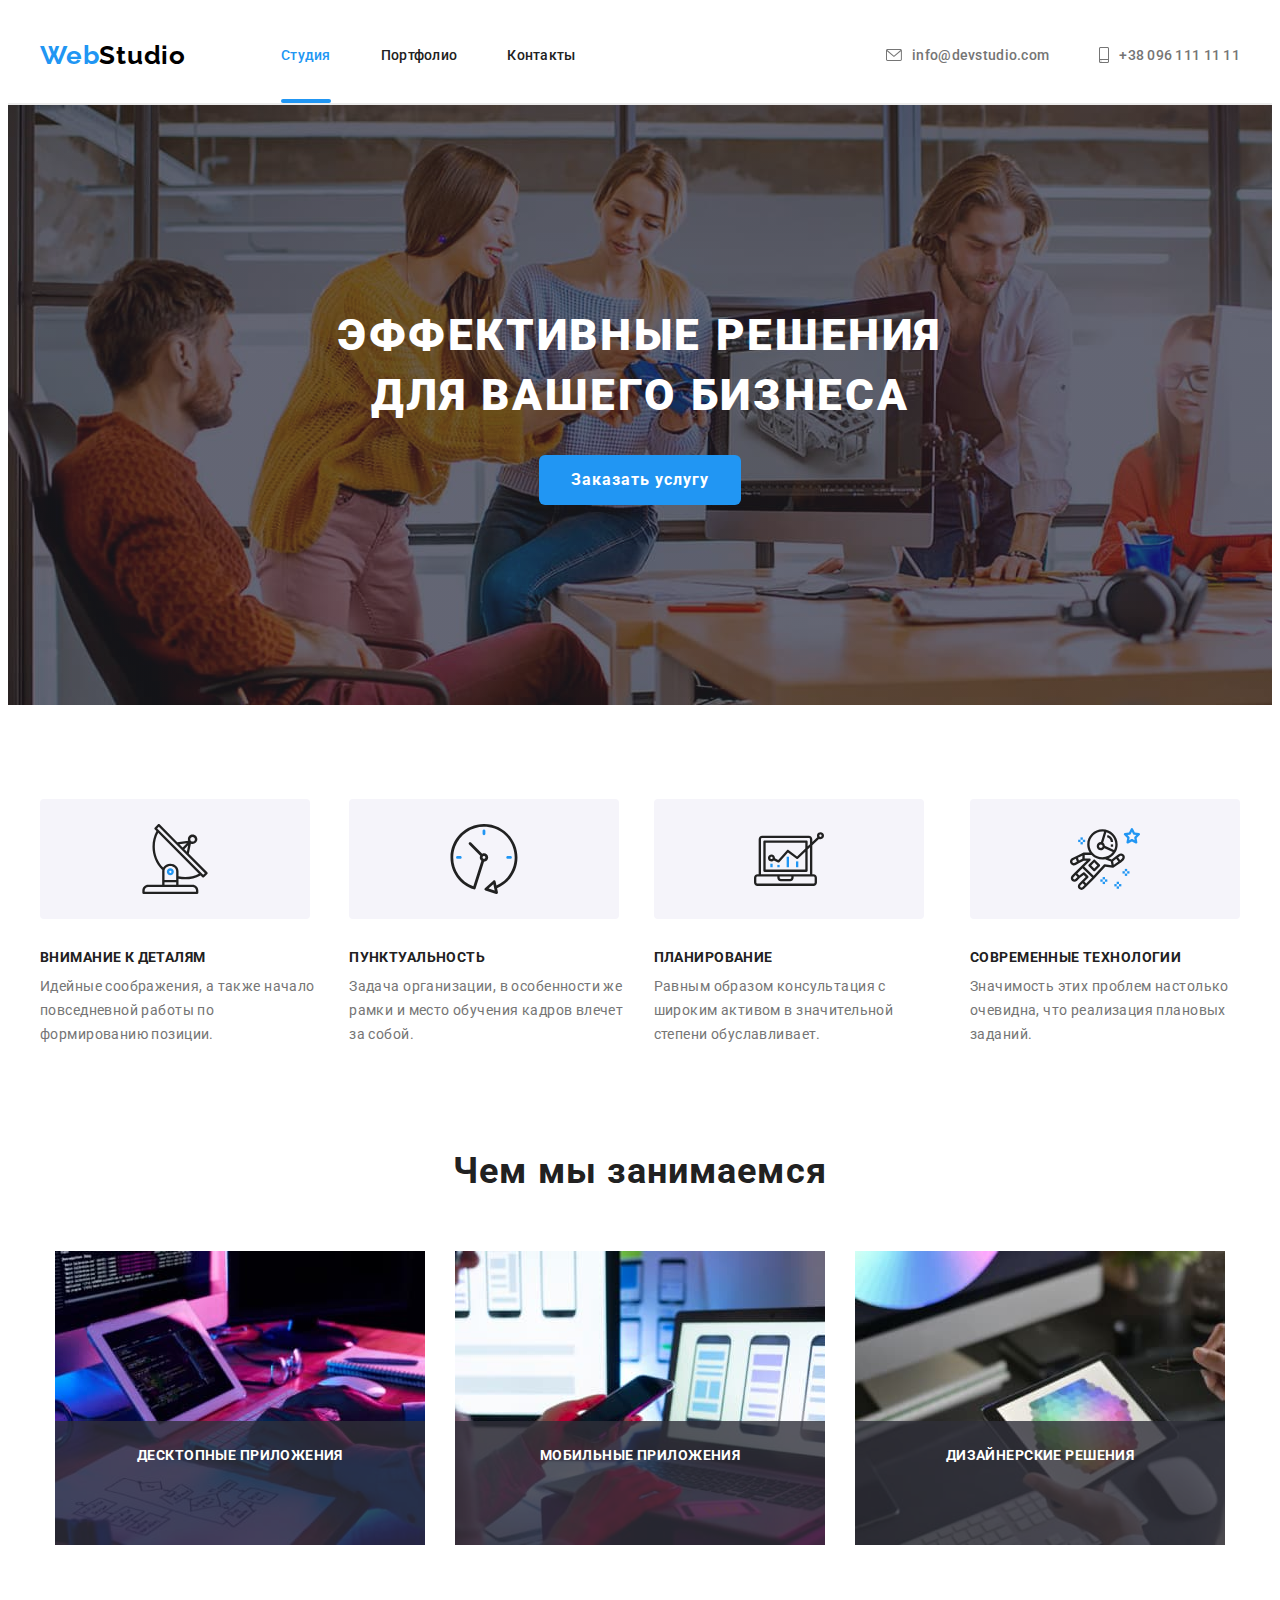
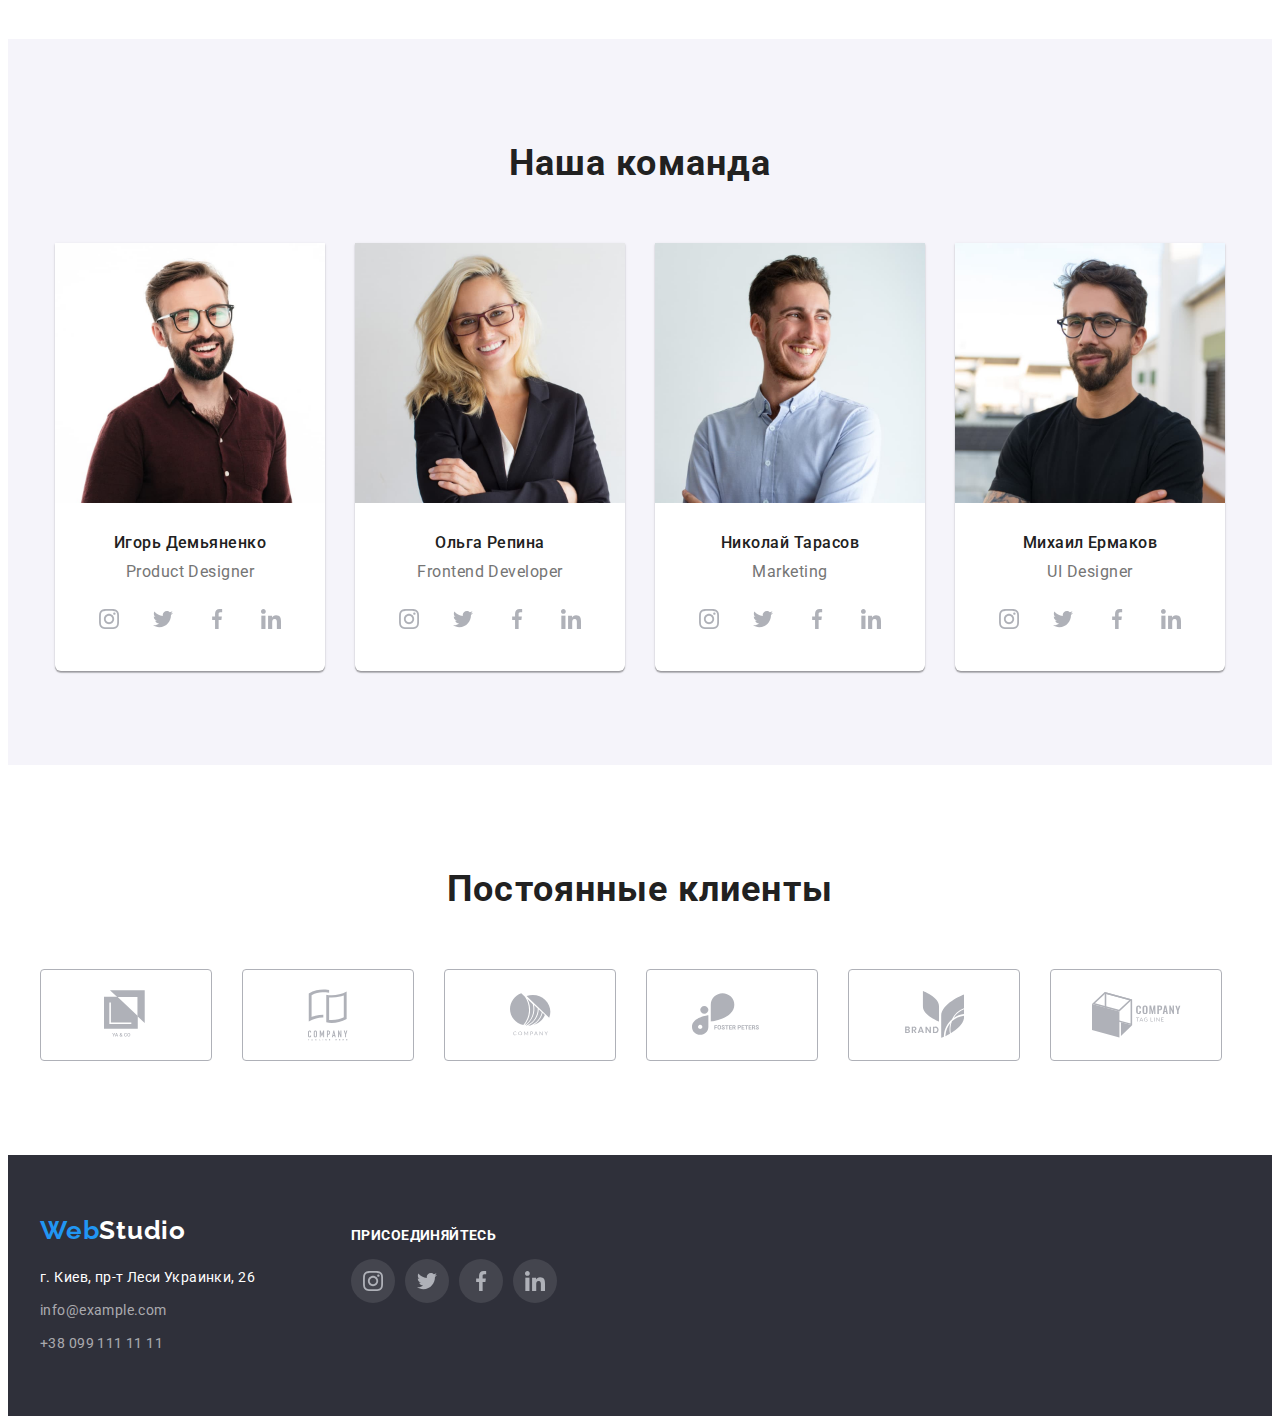
<file: index.html>
<!DOCTYPE html>
<html lang="ru">
<head>
    <meta charset="UTF-8">
    <meta name="viewport" content="width=device-width, initial-scale=1.0">
    <link rel="stylesheet" href="https://cdnjs.cloudflare.com/ajax/libs/modern-normalize/1.0.0/modern-normalize.min.css" integrity="sha512-ISS7cAi1PEhQ8jnbJpJZMd29NlhNj4AWYyLOSp2CE/CsHxTCu+r+t0D2yoJudVrd0/8fTVPUVDzY5Tvli75u/g==" crossorigin="anonymous" />
    <link rel="stylesheet" href="./css/styles.css">
    <link rel="preconnect" href="https://fonts.gstatic.com">
    <link href="https://fonts.googleapis.com/css2?family=Raleway:wght@700&family=Roboto:ital,wght@0,400;0,500;0,700;1,900&display=swap" rel="stylesheet">
    <title lang="en">Web studio</title>
</head>
<body>
    <!-- Шапка сайта -->
        <header class="header-section">
           <div class="header container"> <nav class="navigation"> 
            <a href="./" aria-label="логотип сайта" class="logo-link"><span lang="en" class="logo-text">Web</span><span lang="en" class="">Studio</span></a>
            <ul class="nav-list">
                <li class="nav-list-item"><a href="" class="nav-link"><span class="current">Студия</span></a></li>
                <li class="nav-list-item"><a href="./portfolio.html" class="nav-link"><span>Портфолио</span></a></li>
                <li class="nav-list-item"><a href="" class="nav-link"><span>Контакты</span></a></li>
             </ul>                            
    </nav>
    <ul class="nav-list adress">  
        <li class="nav-list-item"><a href="mailto:info@devstudio.com" lang="en" class="nav-tel"><svg class="nav-list-icon" width="16" height="12"><use href="./images/sprite.svg#icon-envelope">
            </use></svg>
            <span>info@devstudio.com</span></a></li>
        <li class="nav-list-item"><a href="tel:+380961111111" class="nav-tel">
            <svg class="nav-list-icon" width="10" height="16"><use href="./images/sprite.svg#icon-smartphone">
        </use></svg><span class="telephone">+38 096 111 11 11</span></a></li>
    </ul></div>
        </header>  
    <!-- Главная секция -->
    <main>
        <!-- Герой -->
        <section class="hero">
            <h1 class="hero-title">Эффективные решения для вашего бизнеса</h1>
            <button type="button" class="hero-button" data-modal-open>Заказать услугу</button>
        </section>
        <!-- Преимущества -->
        <section class="advanteges container">
            <h2 class="section-title" lang="en" hidden>Advanteges</h2>
            <ul class="advanteges-list">
                <li class="advanteges-list-item">
                    <div class="advanteges-list-item-pic"><svg width="70px" height="70px">
                        <use href="./images/sprite.svg#icon-antenna"></use>
                    </svg> </div>
                    <h3 class="advanteges-title">Внимание к деталям</h3>
                    <p class="advanteges-text">Идейные соображения, а также начало повседневной работы по формированию позиции.</p>
                </li>
                <li class="advanteges-list-item">
                    <div class="advanteges-list-item-pic"><svg width="70px" height="70px">
                        <use href="./images/sprite.svg#icon-clock"></use>
                    </svg> </div>
                    <h3 class="advanteges-title">Пунктуальность</h3>
                    <p class="advanteges-text">Задача организации, в особенности же рамки и место обучения кадров влечет за собой.</p>
                </li>
                <li class="advanteges-list-item">
                    <div class="advanteges-list-item-pic"><svg width="70px" height="70px">
                        <use href="./images/sprite.svg#icon-diagram"></use>
                    </svg> </div>
                    <h3 class="advanteges-title">Планирование</h3>
                    <p class="advanteges-text">Равным образом консультация с широким активом в значительной степени обуславливает.</p>
                </li>
                <li class="advanteges-list-item">
                    <div class="advanteges-list-item-pic"><svg width="70px" height="70px">
                        <use href="./images/sprite.svg#icon-astronaut"></use>
                    </svg> </div>
                    <h3 class="advanteges-title">Современные технологии</h3>
                    <p class="advanteges-text">Значимость этих проблем настолько очевидна, что реализация плановых заданий.</p>
                </li>
            </ul>
        </section>
        <!-- what we do -->
        <section class="whatwedo container">
            <h2 class="section-title">Чем мы занимаемся</h2>
            <ul class="whatwedo-list">
                <li class="whatwedo-list-item"><img src="./images/whatwedo/whatwedo1.jpg" alt="разработчик за работой" width="370" height="294">
              <div  class="whatwedo-item-text-wraper"><p class="whatwedo-item-text">ДЕСКТОПНЫЕ ПРИЛОЖЕНИЯ</p></div> 
                </li>
                <li class="whatwedo-list-item"><img src="./images/whatwedo/whatwedo2.jpg" alt="разработчик за работой" width="370" height="294">
                <div class="whatwedo-item-text-wraper">
                    <p class="whatwedo-item-text">МОБИЛЬНЫЕ ПРИЛОЖЕНИЯ</p>
                </div>
                </li>
                <li class="whatwedo-list-item"><img src="./images/whatwedo/whatwedo3.jpg" alt="разработчик за работой" width="370" height="294">
                <div class="whatwedo-item-text-wraper">
                    <p class="whatwedo-item-text">ДИЗАЙНЕРСКИЕ РЕШЕНИЯ</p>
                </div>
                </li>
            </ul>
            </section>
        <!-- our team -->
             <section class="ourteam-section">
                 <div class="ourteam container">
                    <h2 class="section-title">Наша команда</h2>
                    <ul class="ourteam-list">    
                        <li class="ourteam-list-item">
                            <img src="./images/ourteam/ourteam1.jpg" alt="член команды" width="270" height="260" >
                                <h3 class="ourteam-member-name">Игорь Демьяненко</h3>
                                <p class="ourteam-member-position" lang="en">Product Designer</p>
                                <ul class="ourteam-member-social-links-list">
    <li class="social-list-item">
        <a class="social-link" href="">
            <svg class="social-link-icon">
                <use href="./images/sprite.svg#icon-instagram"></use>
            </svg>
        </a>
    </li>
    <li class="social-list-item">
        <a class="social-link" href="">
            <svg class="social-link-icon">
                <use href="./images/sprite.svg#icon-twitter"></use>
            </svg>
        </a>
    </li> <li class="social-list-item">
        <a class="social-link" href="">
            <svg class="social-link-icon">
                <use href="./images/sprite.svg#icon-facebook"></use>
            </svg>
        </a>
    </li> <li class="social-list-item">
        <a class="social-link" href="">
            <svg class="social-link-icon">
                <use href="./images/sprite.svg#icon-linkedin"></use>
            </svg>
        </a>
    </li>
                                </ul>
                            </li>
                        <li class="ourteam-list-item">
                            <img src="./images/ourteam/ourteam2.jpg" alt="член команды" width="270" height="260">
                            <h3 class="ourteam-member-name">Ольга Репина</h3>
                            <p class="ourteam-member-position" lang="en">Frontend Developer</p>
                            <ul class="ourteam-member-social-links-list">
                                <li class="social-list-item">
                                    <a class="social-link" href="">
                                        <svg class="social-link-icon">
                                            <use href="./images/sprite.svg#icon-instagram"></use>
                                        </svg>
                                    </a>
                                </li>
                                <li class="social-list-item">
                                    <a class="social-link" href="">
                                        <svg class="social-link-icon">
                                            <use href="./images/sprite.svg#icon-twitter"></use>
                                        </svg>
                                    </a>
                                </li> <li class="social-list-item">
                                    <a class="social-link" href="">
                                        <svg class="social-link-icon">
                                            <use href="./images/sprite.svg#icon-facebook"></use>
                                        </svg>
                                    </a>
                                </li> <li class="social-list-item">
                                    <a class="social-link" href="">
                                        <svg class="social-link-icon">
                                            <use href="./images/sprite.svg#icon-linkedin"></use>
                                        </svg>
                                    </a>
                                </li>
                                                            </ul>
                        </li>
                        <li class="ourteam-list-item">
                            <img src="./images/ourteam/ourteam3.jpg" alt="член команды" width="270" height="260">
                            <h3 class="ourteam-member-name">Николай Тарасов</h3>
                            <p class="ourteam-member-position" lang="en">Marketing</p>
                            <ul class="ourteam-member-social-links-list">
                                <li class="social-list-item">
                                    <a class="social-link" href="">
                                        <svg class="social-link-icon">
                                            <use href="./images/sprite.svg#icon-instagram"></use>
                                        </svg>
                                    </a>
                                </li>
                                <li class="social-list-item">
                                    <a class="social-link" href="">
                                        <svg class="social-link-icon">
                                            <use href="./images/sprite.svg#icon-twitter"></use>
                                        </svg>
                                    </a>
                                </li> <li class="social-list-item">
                                    <a class="social-link" href="">
                                        <svg class="social-link-icon">
                                            <use href="./images/sprite.svg#icon-facebook"></use>
                                        </svg>
                                    </a>
                                </li> <li class="social-list-item">
                                    <a class="social-link" href="">
                                        <svg class="social-link-icon">
                                            <use href="./images/sprite.svg#icon-linkedin"></use>
                                        </svg>
                                    </a>
                                </li>
                                                            </ul>
                        </li>
                        <li class="ourteam-list-item">
                            <img src="./images/ourteam/ourteam4.jpg" alt="член команды" width="270" height="260">
                            <h3 class="ourteam-member-name">Михаил Ермаков</h3>
                            <p class="ourteam-member-position" lang="en">UI Designer</p>
                            <ul class="ourteam-member-social-links-list">
                                <li class="social-list-item">
                                    <a class="social-link" href="">
                                        <svg class="social-link-icon">
                                            <use href="./images/sprite.svg#icon-instagram"></use>
                                        </svg>
                                    </a>
                                </li>
                                <li class="social-list-item">
                                    <a class="social-link" href="">
                                        <svg class="social-link-icon">
                                            <use href="./images/sprite.svg#icon-twitter"></use>
                                        </svg>
                                    </a>
                                </li> <li class="social-list-item">
                                    <a class="social-link" href="">
                                        <svg class="social-link-icon">
                                            <use href="./images/sprite.svg#icon-facebook"></use>
                                        </svg>
                                    </a>
                                </li> <li class="social-list-item">
                                    <a class="social-link" href="">
                                        <svg class="social-link-icon">
                                            <use href="./images/sprite.svg#icon-linkedin"></use>
                                        </svg>
                                    </a>
                                </li>
                                                            </ul>
                        </li>
                    </ul>
                 </div>
        </section>
        <!--our partners -->
        <section class="partners">
            <div class="partners-section container">
                <h2 class="section-title">Постоянные клиенты</h2>
                <ul class="partners-list">
                    <li class="partners-list-item">
                        <a href="" class="partners-box"><svg class="partners-logo" width="45" height="50">
                            <use href="./images/sprite.svg#icon-logo-1">
                            </use></svg></a>
                    </li>
                    <li class="partners-list-item">
                        <a href="" class="partners-box"><svg class="partners-logo" width="40" height="52">
                                <use href="./images/sprite.svg#icon-logo-2">
                                </use>
                            </svg></a>
                    </li>
                    <li class="partners-list-item">
                        <a href="" class="partners-box"><svg class="partners-logo" width="41" height="43">
                                <use href="./images/sprite.svg#icon-logo-3">
                                </use>
                            </svg></a>
                    </li>
                    <li class="partners-list-item">
                        <a href="" class="partners-box"><svg class="partners-logo" width="80" height="43">
                                <use href="./images/sprite.svg#icon-logo-4">
                                </use>
                            </svg></a>
                    </li>
                    <li class="partners-list-item">
                        <a href="" class="partners-box"><svg class="partners-logo" width="59" height="47">
                                <use href="./images/sprite.svg#icon-logo-5">
                                </use>
                            </svg></a>
                    </li>
                    <li class="partners-list-item">
                        <a href="" class="partners-box"><svg class="partners-logo" width="89" height="46">
                                <use href="./images/sprite.svg#icon-logo-6">
                                </use>
                            </svg></a>
                    </li>
                    
                </ul>

            </div>

        </section>
    </main>
    <footer class="footer">
        <div class="container">
           <div class="footer-adress">
                <a href="./" aria-label="логотип сайта" class="logo-link"><span lang="en" class="logo-text">Web</span><span lang="en"
                        class="text-dark-theme">Studio</span></a>
                <address class="contacts-list">
                    <ul >
                        <li class="contacts-list-item"><a class="adress-link" href="https://goo.gl/maps/L1ehJg4MQSeb4s4E7"
                                target="_blank" rel="noreferrer noopener">г. Киев, пр-т Леси Украинки, 26</a></li>
                        <li class="contacts-list-item"><a class="mail-link" href="mailto:info@example.com">info@example.com</a></li>
                        <li class="contacts-list-item"><a class="tel-link" href="tel:+380991111111">+38 099 111 11 11</a></li>
                    </ul>
                </address>
           </div>
<div class="join-block">
<h3 class="join-title">Присоединяйтесь</h3>
<ul class="ourteam-member-social-links-list">
    <li class="social-list-item">
        <a class="social-link" href="">
            <svg class="social-link-icon">
                <use href="./images/sprite.svg#icon-instagram"></use>
            </svg>
        </a>
    </li>
    <li class="social-list-item">
        <a class="social-link" href="">
            <svg class="social-link-icon">
                <use href="./images/sprite.svg#icon-twitter"></use>
            </svg>
        </a>
    </li>
    <li class="social-list-item">
        <a class="social-link" href="">
            <svg class="social-link-icon">
                <use href="./images/sprite.svg#icon-facebook"></use>
            </svg>
        </a>
    </li>
    <li class="social-list-item">
        <a class="social-link" href="">
            <svg class="social-link-icon">
                <use href="./images/sprite.svg#icon-linkedin"></use>
            </svg>
        </a>
    </li>
</ul>
</div>

        </div>
    </footer>

<div class="backdrop is-hidden" data-modal>
    <div class="modal">
<button type="button" class="close-btn" data-modal-close><svg width="18px" height="18px" >
    <use href="./images/sprite.svg#icon-close"></use>
</svg></button>
    </div>
</div>
<script src="./js/modal.js"></script>
</body>
</html>
</file>
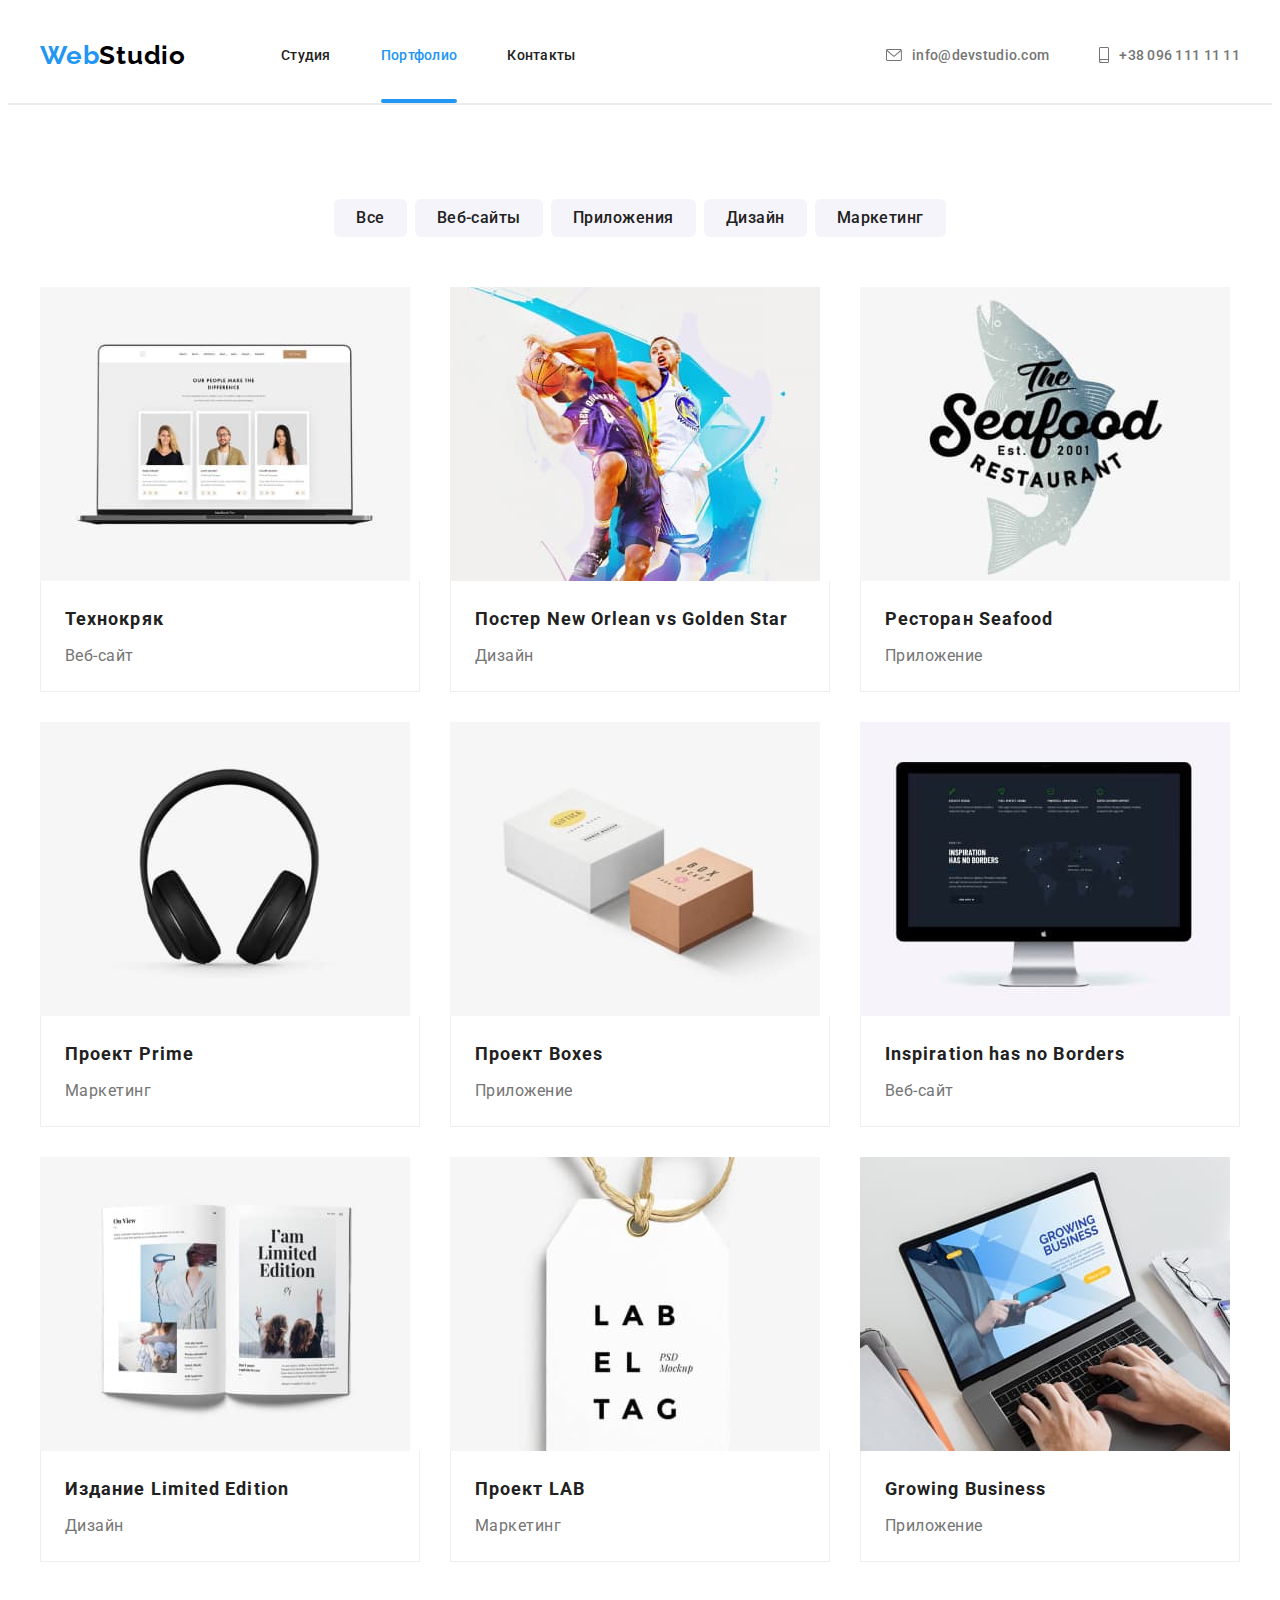
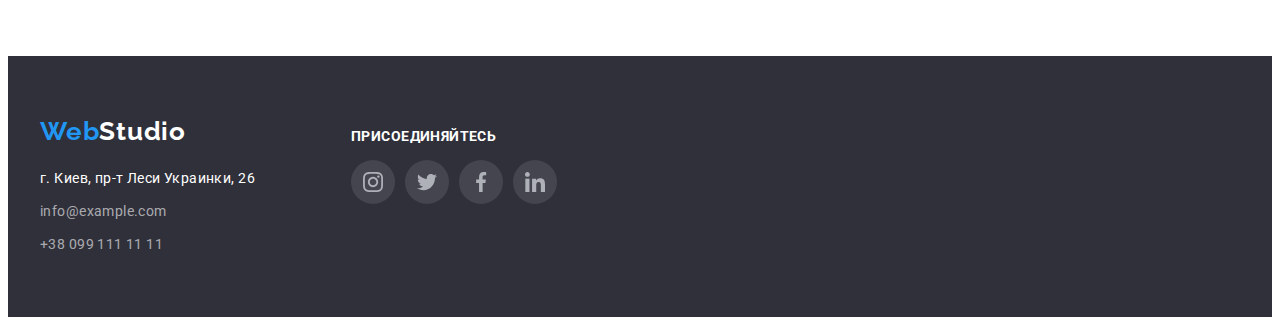
<file: portfolio.html>
<!DOCTYPE html>
<html lang="ru">
<head>
    <meta charset="UTF-8">
    <meta name="viewport" content="width=device-width, initial-scale=1.0">
    <link rel="stylesheet" href="https://cdnjs.cloudflare.com/ajax/libs/modern-normalize/1.0.0/modern-normalize.min.css" integrity="sha512-ISS7cAi1PEhQ8jnbJpJZMd29NlhNj4AWYyLOSp2CE/CsHxTCu+r+t0D2yoJudVrd0/8fTVPUVDzY5Tvli75u/g==" crossorigin="anonymous" />
    <link rel="stylesheet" href="./css/styles.css">
    <link rel="preconnect" href="https://fonts.gstatic.com">
    <link href="https://fonts.googleapis.com/css2?family=Raleway:wght@700&family=Roboto:ital,wght@0,400;0,500;0,700;1,900&display=swap" rel="stylesheet">
    <title lang="en">Portfolio</title>
</head>
<body>
    <!-- Шапка сайта -->
        <header class="header-section">
           <div class="header container">
            <nav class="navigation"> 
                <a href="./index.html" aria-label="логотип сайта" class="logo-link"><span lang="en" class="logo-text">Web</span><span lang="en" class="">Studio</span></a>
                <ul class="nav-list">
                    <li class="nav-list-item"><a href="./index.html" class="nav-link"><span>Студия</span></a></li>
                    <li class="nav-list-item"><a href="./portfolio.html" class="nav-link"><span class="current">Портфолио</span></a></li>
                    <li class="nav-list-item"><a href="" class="nav-link"><span>Контакты</span></a></li>
                 </ul>                            
        </nav>
        <ul class="nav-list adress">  
            <li class="nav-list-item"><a href="mailto:info@devstudio.com" lang="en" class="nav-tel"><svg class="nav-list-icon" width="16" height="12"><use href="./images/sprite.svg#icon-envelope">
                </use></svg>
                <span>info@devstudio.com</span></a></li>
            <li class="nav-list-item"><a href="tel:+380961111111" class="nav-tel"><svg class="nav-list-icon" width="10" height="16"><use href="./images/sprite.svg#icon-smartphone">
            </use></svg><span class="telephone">+38 096 111 11 11</span></a></li>
        </ul>
           </div>
        </header>  
    <!-- Главная секция -->
   <main>
    <section class="portfolio">
        <div class="portfolio container">
            
        <ul class="buttons-list">
            <li class="buttons-list-item"><button type="button" class="list-button">Все</button></li>
            <li class="buttons-list-item"><button type="button" class="list-button">Веб-сайты</button></li>
            <li class="buttons-list-item"><button type="button" class="list-button">Приложения</button></li>
            <li class="buttons-list-item"><button type="button" class="list-button">Дизайн</button></li>
            <li class="buttons-list-item"><button type="button" class="list-button">Маркетинг</button></li>
        </ul>
        <ul class="portfolio-cardlist">
            <li class="portfolio-card">
                <a href="#" class="portfolio-card-link">
                    <div class="portfolio-img">
                        <img  src="./images/portfoliocards/portfoliocard1.jpg" alt="Пример работы" width="370">
                        <div class="portfolio-overlay">
                            <p class="overlay-text">Технокряк это современная площадка распространения коронавируса. Компании используют эту
                                платформу для цифрового
                                шпионажа и атак на защищённые сервера конкурентов.</p>
                        </div>
                    </div>
                    <div class="portfolio-card-text">
                    <h3 class="portfolio-card-title">
                        Технокряк
                    </h3>
                    <p class="portfolio-card-category">Веб-сайт</p>
                   </div>
                </a>
        </li>
            <li class="portfolio-card">
                <a href="#" class="portfolio-card-link">
                    <div class="portfolio-img">
                        <img src="./images/portfoliocards/portfoliocard2.jpg" alt="Пример работы" width="370">
                        <div class="portfolio-overlay">
                            <p class="overlay-text">Технокряк это современная площадка распространения коронавируса. Компании используют эту
                                платформу для цифрового
                                шпионажа и атак на защищённые сервера конкурентов.</p>
                        </div></div>
                    <div class="portfolio-card-text">
                    <h3 class="portfolio-card-title">
                        Постер <span lang="en">New Orlean vs Golden Star</span> 
                    </h3>
                    <p class="portfolio-card-category">Дизайн</p>
                   </div>
                </a>
        </li>
            <li class="portfolio-card">
               <a href="#" class="portfolio-card-link">
                <div class="portfolio-img">
                    <img src="./images/portfoliocards/portfoliocard3.jpg" alt="Пример работы" width="370">
                    <div class="portfolio-overlay">
                        <p class="overlay-text">Технокряк это современная площадка распространения коронавируса. Компании используют эту
                            платформу для цифрового
                            шпионажа и атак на защищённые сервера конкурентов.</p>
                    </div></div>
                <div class="portfolio-card-text">
                    <h3 class="portfolio-card-title">
                        Ресторан <span lang="en">Seafood</span>
                    </h3>
                    <p class="portfolio-card-category">Приложение</p>
                </div>
               </a>
        </li>
            <li class="portfolio-card">
               <a href="#" class="portfolio-card-link">
                <div class="portfolio-img">
                    <img src="./images/portfoliocards/portfoliocard4.jpg" alt="Пример работы" width="370">
                    <div class="portfolio-overlay">
                        <p class="overlay-text">Технокряк это современная площадка распространения коронавируса. Компании используют эту
                            платформу для цифрового
                            шпионажа и атак на защищённые сервера конкурентов.</p>
                    </div></div>
               <div class="portfolio-card-text">
                <h3 class="portfolio-card-title">
                    Проект <span lang="en">Prime</span>
                </h3>
                <p class="portfolio-card-category">Маркетинг</p>
               </div>
               </a>
        </li>
            <li class="portfolio-card">
               <a href="#" class="portfolio-card-link">
                <div class="portfolio-img">
                    <img src="./images/portfoliocards/portfoliocard5.jpg" alt="Пример работы" width="370">
                    <div class="portfolio-overlay">
                        <p class="overlay-text">Технокряк это современная площадка распространения коронавируса. Компании используют эту
                            платформу для цифрового
                            шпионажа и атак на защищённые сервера конкурентов.</p>
                    </div></div>
               <div class="portfolio-card-text">
                <h3 class="portfolio-card-title">
                    Проект <span lang="en">Boxes</span>
                </h3>
                <p class="portfolio-card-category">Приложение</p>
               </div>
               </a>
        </li>
            <li class="portfolio-card">
               <a href="#" class="portfolio-card-link">
                <div class="portfolio-img">
                    <img src="./images/portfoliocards/portfoliocard6.jpg" alt="Пример работы" width="370">
                    <div class="portfolio-overlay">
                        <p class="overlay-text">Технокряк это современная площадка распространения коронавируса. Компании используют эту
                            платформу для цифрового
                            шпионажа и атак на защищённые сервера конкурентов.</p>
                    </div></div>
               <div class="portfolio-card-text">
                <h3 class="portfolio-card-title">
                    <span lang="en">Inspiration has no Borders</span>
                </h3>
                <p class="portfolio-card-category">Веб-сайт</p>
               </div>
               </a>
        </li>
            <li class="portfolio-card">
                <a href="#" class="portfolio-card-link">
                    <div class="portfolio-img">
                        <img src="./images/portfoliocards/portfoliocard7.jpg" alt="Пример работы" width="370">
                        <div class="portfolio-overlay">
                            <p class="overlay-text">Технокряк это современная площадка распространения коронавируса. Компании используют эту
                                платформу для цифрового
                                шпионажа и атак на защищённые сервера конкурентов.</p>
                        </div></div>
           <div class="portfolio-card-text">
            <h3 class="portfolio-card-title">
                Издание <span lang="en">Limited Edition</span>
            </h3>
            <p class="portfolio-card-category">Дизайн</p>
           </div>
                </a>
        </li>
            <li class="portfolio-card">
                <a href="#" class="portfolio-card-link">
                <div class="portfolio-img">
                    <img src="./images/portfoliocards/portfoliocard8.jpg" alt="Пример работы" width="370">
                    <div class="portfolio-overlay">
                        <p class="overlay-text">Технокряк это современная площадка распространения коронавируса. Компании используют эту
                            платформу для цифрового
                            шпионажа и атак на защищённые сервера конкурентов.</p>
                    </div></div>
            <div class="portfolio-card-text">
                <h3 class="portfolio-card-title">
                    Проект <span lang="en">LAB</span>
                </h3>
                <p class="portfolio-card-category">Маркетинг</p>
            </div>
                </a>
        </li>
            <li class="portfolio-card">
               <a href="#" class="portfolio-card-link">
                <div class="portfolio-img">
                    <img src="./images/portfoliocards/portfoliocard9.jpg" alt="Пример работы" width="370">
                    <div class="portfolio-overlay">
                        <p class="overlay-text">Технокряк это современная площадка распространения коронавируса. Компании используют эту
                            платформу для цифрового
                            шпионажа и атак на защищённые сервера конкурентов.</p>
                    </div></div>
                <div class="portfolio-card-text">
                    <h3 class="portfolio-card-title">
                        <span lang="en">Growing Business</span>
                    </h3>
                    <p class="portfolio-card-category">Приложение</p>
                </div>
               </a>
        </li>
        </ul>
        </div>
    </section>
   </main>
    <footer class="footer">
<div class="container">
   <div class="footer-adress">
        <a href="./" aria-label="логотип сайта" class="logo-link"><span lang="en" class="logo-text">Web</span><span lang="en"
                class="text-dark-theme">Studio</span></a>
        <address class="contacts-list">
            <ul >
                <li class="contacts-list-item"><a class="adress-link" href="https://goo.gl/maps/L1ehJg4MQSeb4s4E7"
                        target="_blank" rel="noreferrer noopener">г. Киев, пр-т Леси Украинки, 26</a></li>
                <li class="contacts-list-item"><a class="mail-link" href="mailto:info@example.com">info@example.com</a></li>
                <li class="contacts-list-item"><a class="tel-link" href="tel:+380991111111">+38 099 111 11 11</a></li>
            </ul>
        </address>
   </div>
<div class="join-block">
    <h3 class="join-title">Присоединяйтесь</h3>
    <ul class="ourteam-member-social-links-list">
        <li class="social-list-item">
            <a class="social-link" href="">
                <svg class="social-link-icon">
                    <use href="./images/sprite.svg#icon-instagram"></use>
                </svg>
            </a>
        </li>
        <li class="social-list-item">
            <a class="social-link" href="">
                <svg class="social-link-icon">
                    <use href="./images/sprite.svg#icon-twitter"></use>
                </svg>
            </a>
        </li>
        <li class="social-list-item">
            <a class="social-link" href="">
                <svg class="social-link-icon">
                    <use href="./images/sprite.svg#icon-facebook"></use>
                </svg>
            </a>
        </li>
        <li class="social-list-item">
            <a class="social-link" href="">
                <svg class="social-link-icon">
                    <use href="./images/sprite.svg#icon-linkedin"></use>
                </svg>
            </a>
        </li>
    </ul>
</div>
</div>
    </footer>
</body>
</html>
</file>
<file: css/styles.css>
/*============================PROPETIES FOR ALL PAGES================*/

:root {
  --accent-color: #2196f3;
}
body {
  text-decoration-color: black;
}
h1,
h2,
h3,
h4,
h5,
h6 {
  margin: 0;
}
p {
  margin: 0;
}
a {
  text-decoration: none;
  color: black;
}
ul,
ol {
  margin: 0;
  padding: 0;
  list-style: none;
}
img {
  display: block;
}

/*================================HEADER SECTION==================*/
.adress {
  margin-left: auto;
}
.logo-link {
  font-family: Raleway;
  font-weight: bold;
  font-size: 26px;
  line-height: 1.192;
  letter-spacing: 0.03em;
  margin-right: 95px;
}
.container {
  width: 1200px;
  margin: 0 auto;
  padding-right: 15px;
  padding-left: 15px;
}

.header,
.navigation,
.nav-list {
  display: flex;
  align-items: center;
}
.nav-list-item {
  position: relative;
}
.nav-list-item:not(:last-child) {
  margin-right: 50px;
}
.header-section {
  border-bottom: 2px solid #ececec;
}
.header {
  padding-top: 32px;
  padding-bottom: 32px;
}
.nav-list.adress {
  flex-basis: content;
  margin-left: auto;
}
.nav-list-item .nav-tel {
  display: flex;
  width: max-content;
  height: max-content;
  align-items: center;
}
.current,
.logo-text,
.nav-link:focus,
.nav-link:hover,
.nav-tel:focus,
.nav-tel:hover {
  color: var(--accent-color);
}
.nav-link {
  display: block;
}
.nav-link .current::after {
  position: absolute;
  bottom: -1px;
  display: block;
  content: "";
  background-color: var(--accent-color);
  width: 100%;
  height: 4px;
  transform: translateY(39px);
  border-radius: 2px;
}
.nav-list-icon {
  fill: #757575;
  margin-right: 10px;
  transition: fill 250ms cubic-bezier(0.4, 0, 0.2, 1);
}
.nav-tel:focus .nav-list-icon,
.nav-tel:hover .nav-list-icon {
  fill: var(--accent-color);
}

.nav-link {
  font-family: Roboto;
  font-weight: 500;
  font-size: 14px;
  line-height: 1.143;
  letter-spacing: 0.02em;
  color: #212121;
  transition: color 250ms cubic-bezier(0.4, 0, 0.2, 1);
}

.nav-tel {
  font-family: Roboto;
  font-weight: 500;
  font-size: 14px;
  line-height: 1.143x;
  letter-spacing: 0.02em;
  color: #757575;
  transition: color 250ms cubic-bezier(0.4, 0, 0.2, 1);
}
/*================================HEADER SECTION END==================*/

/*=============HERO SECTION========*/
.hero {
  background-color: #2f303a;
  display: flex;
  flex-direction: column;
  padding-top: 200px;
  padding-bottom: 200px;
  align-content: center;
  align-items: center;
  max-height: 600px;
  max-width: 1600px;
  margin: 0 auto;
  background-image: linear-gradient(
      rgba(47, 48, 58, 0.4),
      rgba(47, 48, 58, 0.4)
    ),
    url(../images/herobg.jpg);
  background-repeat: no-repeat;
  background-size: cover;
}

.hero-title {
  font-family: Roboto;
  font-weight: 900;
  font-size: 44px;
  line-height: 1.364;
  text-align: center;
  letter-spacing: 0.06em;
  text-transform: uppercase;
  color: #ffffff;
  max-width: 696px;
  margin-bottom: 30px;
}

.hero-button {
  background-color: var(--accent-color);
  font-family: Roboto;
  font-style: normal;
  font-weight: bold;
  font-size: 16px;
  line-height: 1.875;
  align-items: center;
  text-align: center;
  letter-spacing: 0.06em;
  color: #ffffff;
  border: none;
  border-radius: 6px;
  padding-top: 10px;
  padding-bottom: 10px;
  padding-left: 32px;
  padding-right: 32px;
  min-width: 200px;
  cursor: pointer;
}
/*=============END HERO SECTION========*/

/*=============ADVANTEGES SECTION========*/
.advanteges.container {
  padding-top: 94px;
}
.advanteges-list {
  display: flex;
}
.advanteges-list-item-pic {
  display: flex;
  align-items: center;
  justify-content: center;
  width: 270px;
  height: 120px;
  background-color: #f5f4fa;
  margin-bottom: 30px;
  border-radius: 4px;
}
.advanteges-list-item:not(:last-child) {
  margin-right: 30px;
}
.advanteges-title {
  font-family: Roboto;
  font-weight: bold;
  font-size: 14px;
  line-height: 1.143;
  letter-spacing: 0.03em;
  text-transform: uppercase;
  color: #212121;
  margin-bottom: 10px;
}

.advanteges-text {
  font-family: Roboto;
  font-size: 14px;
  line-height: 1.714;
  letter-spacing: 0.03em;
  color: #757575;
}
/*=============END ADVANTEGES SECTION========*/

/*=============WHATWEDO SECTION========*/
.whatwedo.container {
  padding-top: 94px;
  padding-bottom: 94px;
}
.section-title {
  font-family: Roboto;
  font-weight: bold;
  font-size: 36px;
  line-height: 1.667;
  text-align: center;
  letter-spacing: 0.03em;
  color: #212121;
  margin-bottom: 50px;
}
.whatwedo-list {
  display: flex;
  align-items: center;
  justify-content: center;
}
.whatwedo-list-item {
  position: relative;
}
.whatwedo-list-item:not(:last-child) {
  margin-right: 30px;
}
.whatwedo-item-text-wraper {
  display: block;
  position: absolute;
  width: 100%;
  height: 70px;
  transform: translateY(-100%);
  background-color: rgba(47, 48, 58, 0.8);
  padding-top: 27px;
  padding-bottom: 27px;
}

.whatwedo-item-text {
  font-family: Roboto;
  font-style: normal;
  font-weight: bold;
  font-size: 14px;
  line-height: 1.14;
  text-align: center;
  letter-spacing: 0.03em;
  text-transform: uppercase;
  color: #ffffff;
}
/*============= END WHATWEDO SECTION========*/

/*=============OURTEAM SECTION========*/
.ourteam-section {
  background-color: #f5f4fa;
  padding-top: 94px;
  padding-bottom: 94px;
}
.ourteam .container {
  display: flex;
}
.ourteam-list {
  display: flex;
  align-items: center;
  justify-content: center;
}
.ourteam-list-item {
  display: block;
  background-color: #ffffff;
  border-bottom-left-radius: 6px;
  border-bottom-right-radius: 6px;
  padding-bottom: 30px;
  box-shadow: 0px 1px 3px rgba(0, 0, 0, 0.12), 0px 1px 1px rgba(0, 0, 0, 0.14),
    0px 2px 1px rgba(0, 0, 0, 0.2);
}

.ourteam-list-item:not(:last-child) {
  margin-right: 30px;
}

.ourteam-member-name {
  font-family: Roboto;
  font-weight: 500;
  font-size: 16px;
  line-height: 1.188;
  text-align: center;
  letter-spacing: 0.03em;
  color: #212121;
  margin-top: 30px;
  margin-bottom: 10px;
}

.ourteam-member-position {
  font-family: Roboto;
  font-weight: normal;
  font-size: 16px;
  line-height: 1.188;
  text-align: center;
  letter-spacing: 0.03em;
  color: #757575;
}
.ourteam-member-social-links-list {
  display: flex;
  justify-content: center;
  margin-top: 16px;
}
.social-list-item {
  width: max-content;
  height: max-content;
}
.social-link {
  display: flex;
  justify-content: center;
  align-items: center;
  width: 44px;
  height: 44px;
  border-radius: 50%;
  transition: color 250ms cubic-bezier(0.4, 0, 0.2, 1);
  transition: background-color 250ms cubic-bezier(0.4, 0, 0.2, 1);
}
.social-link-icon {
  transition: fill 250ms cubic-bezier(0.4, 0, 0.2, 1);
}
.social-link:hover,
.social-link:focus {
  background-color: var(--accent-color);
}
.social-link:hover .social-link-icon,
.social-link:focus .social-link-icon {
  fill: #ffffff;
}
.social-list-item:not(:last-child) {
  margin-right: 10px;
}
.social-link-icon {
  width: 20px;
  height: 20px;
  fill: #afb1b8;
}
/*============= END OURTEAM SECTION========*/

/*============= PARTNERS SECTION========*/
.partners {
  padding-top: 94px;
  padding-bottom: 94px;
}
.partners-list {
  display: flex;
}
.partners-box {
  display: flex;
  justify-content: center;
  align-items: center;
  width: 170px;
  height: 90px;
  border: 1px solid #afb1b8;
  border-radius: 4px;
  transition: color 250ms cubic-bezier(0.4, 0, 0.2, 1);
  transition: border 250ms cubic-bezier(0.4, 0, 0.2, 1);
}
.partners-box:hover,
.partners-box:focus {
  border: 1px solid #2196f3;
}
.partners-box:hover .partners-logo,
.partners-box:focus .partners-logo {
  fill: #2196f3;
}
.partners-list-item:not(:last-child) {
  margin-right: 30px;
}
.partners-logo {
  fill: #afb1b8;
  transition: fill 250ms cubic-bezier(0.4, 0, 0.2, 1);
}

/*============= PARTNERS SECTION ENDS========*/

/*=============FOOTER========*/
.footer {
  background-color: #2f303a;
  padding-top: 60px;
  padding-bottom: 60px;
}
.footer .container {
  display: flex;
  max-height: 252px;
}
.footer .contacts-list {
  margin-top: 20px;
}
.footer-adress {
  width: max-content;
  height: max-content;
}

.contacts-list-item:not(:last-child) {
  margin-bottom: 9px;
}

.text-dark-theme {
  color: #ffffff;
}

.adress-link {
  font-family: Roboto;
  font-weight: normal;
  font-style: normal;
  font-size: 14px;
  line-height: 1.714;
  letter-spacing: 0.03em;
  color: #ffffff;
}

.mail-link {
  font-family: Roboto;
  font-weight: normal;
  font-style: normal;
  font-size: 14px;
  line-height: 1.714;
  letter-spacing: 0.03em;
  color: rgba(255, 255, 255, 0.6);
}

.tel-link {
  font-family: Roboto;
  font-weight: normal;
  font-style: normal;
  font-size: 14px;
  line-height: 1.714;
  letter-spacing: 0.03em;
  color: rgba(255, 255, 255, 0.6);
}
.join-title {
  font-family: Roboto;
  font-style: normal;
  font-weight: bold;
  text-align: left;
  font-size: 14px;
  line-height: 1.143;
  letter-spacing: 0.03em;
  text-transform: uppercase;
  color: #ffffff;
}
.join-block {
  margin-top: 12px;
  margin-left: 70px;
}
.footer .social-link {
  background-color: rgba(255, 255, 255, 0.1);
}

.footer .social-link:hover,
.footer .social-link:focus {
  background-color: var(--accent-color);
}

/*============= BACKDROP========*/
.backdrop {
  position: fixed;
  left: 0px;
  top: 0px;
  width: 100%;
  height: 100%;
  background-color: rgba(0, 0, 0, 0.1);
  transition: all 500ms linear;
}
.modal {
  position: absolute;
  top: 50%;
  left: 50%;
  transform: translate(-50%, -50%);
  width: 528px;
  min-height: 581px;
  background-color: #fff;
}
.close-btn {
  position: absolute;
  padding-top: 6px;
  padding-right: 6px;
  top: 8px;
  right: 8px;
  width: 30px;
  height: 30px;
  background-color: #fff;
  border: 1px solid rgba(0, 0, 0, 0.1);
  border-radius: 50%;
  cursor: pointer;
}
.is-hidden {
  opacity: 0;
  visibility: hidden;
  pointer-events: none;
}
/*============= END BACKDROP========*/

/*=======================================PORTFOLIO==========================*/
.portfolio.container {
  padding-top: 94px;
  padding-bottom: 94px;
}
.buttons-list {
  display: flex;
  align-items: center;
  justify-content: center;
  margin-bottom: 50px;
}
.buttons-list-item:not(:last-child) {
  margin-right: 8px;
}
.portfolio-cardlist {
  display: flex;
  flex-wrap: wrap;
  margin-left: -30px;
  margin-top: -30px;
}
.portfolio-card {
  margin-left: 30px;
  margin-top: 30px;
  flex-basis: calc(100% / 3 - 30px);
}
.portfolio-card-link:focus,
.portfolio-card-link:hover {
  display: block;
  box-shadow: 0px 1px 1px rgba(0, 0, 0, 0.12), 0px 4px 4px rgba(0, 0, 0, 0.06),
    1px 4px 6px rgba(0, 0, 0, 0.16);
}
.portfolio-card-text {
  display: block;
  padding-top: 20px;
  padding-bottom: 20px;
  padding-right: 24px;
  padding-left: 24px;
  border-left: 1px solid #eeeeee;
  border-right: 1px solid #eeeeee;
  border-bottom: 1px solid #eeeeee;
}
.portfolio-img {
  position: relative;
  display: block;
  overflow: hidden;
}
.portfolio-overlay {
  position: absolute;
  display: inline-block;
  width: 100%;
  height: 100%;
  background-color: rgba(33, 150, 243, 0.9);
  padding-top: 63px;
  padding-bottom: 63px;
  padding-right: 24px;
  padding-left: 24px;
  transition: transform 250ms ease;
}
.portfolio-card-link:focus .portfolio-overlay,
.portfolio-card-link:hover .portfolio-overlay {
  transform: translateY(-100%);
}
.overlay-text {
  font-family: Roboto;
  font-style: normal;
  font-weight: normal;
  font-size: 18px;
  line-height: 1.555;
  letter-spacing: 0.03em;
  color: #ffffff;
}

.list-button {
  background: #f5f4fa;
  font-family: Roboto;
  font-style: normal;
  font-weight: 500;
  font-size: 16px;
  line-height: 1.625;
  text-align: center;
  letter-spacing: 0.03em;
  color: #212121;
  border: none;
  padding-left: 22px;
  padding-right: 22px;
  padding-top: 6px;
  padding-bottom: 6px;
  border-radius: 6px;
  transition: all 250ms cubic-bezier(0.4, 0, 0.2, 1);
}
.list-button:hover,
.list-button:focus {
  background: var(--accent-color);
  color: white;
  cursor: pointer;
  box-shadow: 0px 2px 2px 0px rgba(0, 0, 0, 0.12),
    0px 1px 2px 0px rgba(0, 0, 0, 0.08), 0px 3px 1px 0px rgba(0, 0, 0, 0.1);
}

.portfolio-card-title {
  font-family: Roboto;
  font-style: normal;
  font-weight: bold;
  font-size: 18px;
  line-height: 2;
  letter-spacing: 0.06em;
  color: #212121;
  margin-bottom: 4px;
}

.portfolio-card-category {
  font-family: Roboto;
  font-style: normal;
  font-weight: normal;
  font-size: 16px;
  line-height: 1.875;
  letter-spacing: 0.03em;
  color: #757575;
}
</file>
